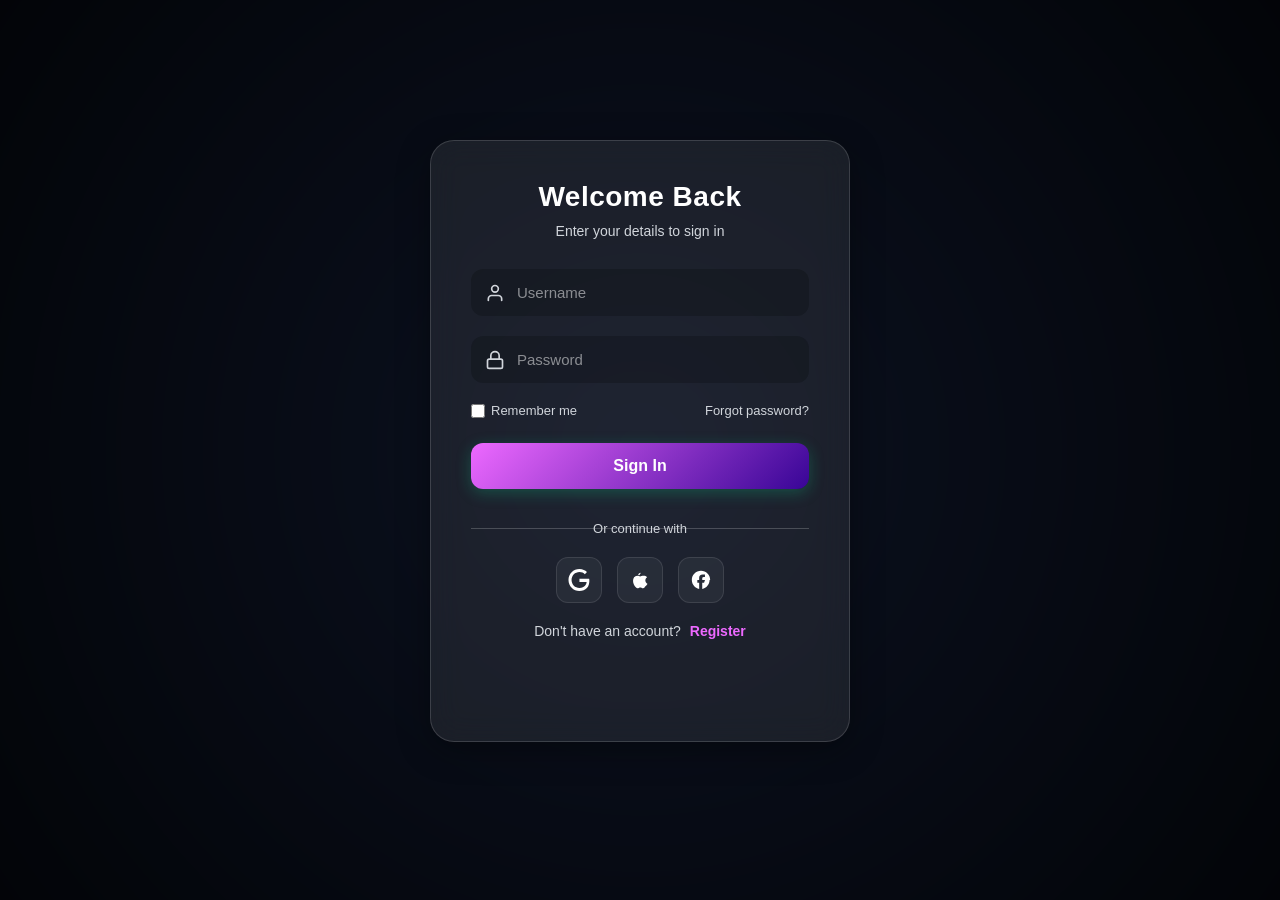
<file: index.html>
<!DOCTYPE html>

<html lang="tr">

<head>

    <meta charset="UTF-8">

    <meta name="viewport" content="width=device-width, initial-scale=1.0">

    <title>Tropical Glass Login</title>
     
    <link rel="stylesheet" href="style.css">

<body>

    <!-- Background Elements -->

    <div class="bg-image"></div>

    <div class="bg-overlay"></div>

    <!-- Main Card -->

    <div class="container">

        <div class="glass-card">

            

            <!-- Forms Container -->

            <div class="form-wrapper">

                

                <!-- LOGIN FORM -->

                <form id="login-form" class="form-section active" onsubmit="handleLogin(event)">

                    <h2>Welcome Back</h2>

                    <p class="subtitle">Enter your details to sign in</p>

                    <div class="input-group">

                        <input type="text" id="login-user" placeholder="Username" required>

                        <svg class="input-icon" viewBox="0 0 24 24">

                            <path d="M20 21v-2a4 4 0 0 0-4-4H8a4 4 0 0 0-4 4v2"></path>

                            <circle cx="12" cy="7" r="4"></circle>

                        </svg>

                    </div>

                    <div class="input-group">

                        <input type="password" id="login-pass" placeholder="Password" required>

                        <svg class="input-icon" viewBox="0 0 24 24">

                            <rect x="3" y="11" width="18" height="11" rx="2" ry="2"></rect>

                            <path d="M7 11V7a5 5 0 0 1 10 0v4"></path>

                        </svg>

                    </div>

                    <div class="options">

                        <label class="remember-me">

                            <input type="checkbox"> Remember me

                        </label>

                        <a href="#" class="forgot-link">Forgot password?</a>

                    </div>

                    <button type="submit" class="btn">Sign In</button>

                    <!-- Social Login Section -->

                    <div class="social-divider">

                        <span>Or continue with</span>

                    </div>

                    <div class="social-icons">

                        <button type="button" class="social-btn google" title="Google">

                            <svg viewBox="0 0 24 24">

                                <path d="M12.48 10.92v3.28h7.84c-.24 1.84-.853 3.187-1.787 4.133-1.147 1.147-2.933 2.4-6.053 2.4-4.827 0-8.6-3.893-8.6-8.72s3.773-8.72 8.6-8.72c2.6 0 4.507 1.027 5.907 2.347l2.307-2.307C18.747 1.44 16.133 0 12.48 0 5.867 0 .533 5.347.533 12s5.333 12 11.947 12c3.44 0 6.1-1.147 8.16-3.293 2.093-2.107 2.68-5.333 2.68-7.92 0-.787-.08-1.547-.227-2.16H12.48z"/>

                            </svg>

                        </button>

                        <button type="button" class="social-btn apple" title="Apple">

                            <svg viewBox="0 0 24 24">

                                <path d="M17.05 20.28c-.98.95-2.05.88-3.08.4-1.09-.5-2.08-.48-3.24 0-1.44.62-2.2.44-3.06-.4C2.79 15.25 3.51 7.59 9.05 7.31c1.35.07 2.29.74 3.08.74s2.57-.99 4.31-.72c.73.03 2.28.27 3.32 1.79-.1.08-1.98 1.14-1.95 3.4.03 2.7 2.39 3.61 2.47 3.65-2.09 3.03-3.24 3.11-3.23 4.11zm-4.34-16.3c-.22 1.6-1.33 2.79-2.52 2.87-.33-1.57 1.14-2.85 2.52-2.87z"/>

                            </svg>

                        </button>

                        <button type="button" class="social-btn facebook" title="Facebook">

                            <svg viewBox="0 0 24 24">

                                <path d="M22 12c0-5.52-4.48-10-10-10S2 6.48 2 12c0 4.84 3.44 8.87 8 9.8V15H8v-3h2V9.5C10 7.57 11.17 6 13.9 6c1.3 0 2.4.1 2.4.1v2.6h-1.35c-1.4 0-1.6.9-1.6 1.8V12h3l-1 3h-2v6.8c4.56-.93 8-4.96 8-9.8z"/>

                            </svg>

                        </button>

                    </div>

                    <div class="switch-text">

                        Don't have an account? <a onclick="switchView('register')">Register</a>

                    </div>

                </form>

                <!-- REGISTER FORM -->

                <form id="register-form" class="form-section" onsubmit="handleRegister(event)">

                    <h2>Create Account</h2>

                    <p class="subtitle">Join us and start your journey</p>

                    <div class="input-group">

                        <input type="text" id="reg-user" placeholder="Username" required>

                        <svg class="input-icon" viewBox="0 0 24 24">

                            <path d="M20 21v-2a4 4 0 0 0-4-4H8a4 4 0 0 0-4 4v2"></path>

                            <circle cx="12" cy="7" r="4"></circle>

                        </svg>

                    </div>

                    <div class="input-group">

                        <input type="email" id="reg-email" placeholder="Email Address" required>

                        <svg class="input-icon" viewBox="0 0 24 24">

                            <path d="M4 4h16c1.1 0 2 .9 2 2v12c0 1.1-.9 2-2 2H4c-1.1 0-2-.9-2-2V6c0-1.1.9-2 2-2z"></path>

                            <polyline points="22,6 12,13 2,6"></polyline>

                        </svg>

                    </div>

                    <div class="input-group">

                        <input type="password" id="reg-pass" placeholder="Password" required>

                        <svg class="input-icon" viewBox="0 0 24 24">

                            <rect x="3" y="11" width="18" height="11" rx="2" ry="2"></rect>

                            <path d="M7 11V7a5 5 0 0 1 10 0v4"></path>

                        </svg>

                    </div>

                    <div class="input-group">

                        <input type="password" id="reg-confirm" placeholder="Confirm Password" required>

                        <svg class="input-icon" viewBox="0 0 24 24">

                            <path d="M12 22s8-4 8-10V5l-8-3-8 3v7c0 6 8 10 8 10z"></path>

                        </svg>

                    </div>

                    <button type="submit" class="btn">Create Account</button>

                    

                     <!-- Social Login Section -->

                     <div class="social-divider">

                        <span>Or sign up with</span>

                    </div>

                    <div class="social-icons">

                        <button type="button" class="social-btn google" title="Google">

                            <svg viewBox="0 0 24 24">

                                <path d="M12.48 10.92v3.28h7.84c-.24 1.84-.853 3.187-1.787 4.133-1.147 1.147-2.933 2.4-6.053 2.4-4.827 0-8.6-3.893-8.6-8.72s3.773-8.72 8.6-8.72c2.6 0 4.507 1.027 5.907 2.347l2.307-2.307C18.747 1.44 16.133 0 12.48 0 5.867 0 .533 5.347.533 12s5.333 12 11.947 12c3.44 0 6.1-1.147 8.16-3.293 2.093-2.107 2.68-5.333 2.68-7.92 0-.787-.08-1.547-.227-2.16H12.48z"/>

                            </svg>

                        </button>

                        <button type="button" class="social-btn apple" title="Apple">

                            <svg viewBox="0 0 24 24">

                                <path d="M17.05 20.28c-.98.95-2.05.88-3.08.4-1.09-.5-2.08-.48-3.24 0-1.44.62-2.2.44-3.06-.4C2.79 15.25 3.51 7.59 9.05 7.31c1.35.07 2.29.74 3.08.74s2.57-.99 4.31-.72c.73.03 2.28.27 3.32 1.79-.1.08-1.98 1.14-1.95 3.4.03 2.7 2.39 3.61 2.47 3.65-2.09 3.03-3.24 3.11-3.23 4.11zm-4.34-16.3c-.22 1.6-1.33 2.79-2.52 2.87-.33-1.57 1.14-2.85 2.52-2.87z"/>

                            </svg>

                        </button>

                        <button type="button" class="social-btn facebook" title="Facebook">

                            <svg viewBox="0 0 24 24">

                                <path d="M22 12c0-5.52-4.48-10-10-10S2 6.48 2 12c0 4.84 3.44 8.87 8 9.8V15H8v-3h2V9.5C10 7.57 11.17 6 13.9 6c1.3 0 2.4.1 2.4.1v2.6h-1.35c-1.4 0-1.6.9-1.6 1.8V12h3l-1 3h-2v6.8c4.56-.93 8-4.96 8-9.8z"/>

                            </svg>

                        </button>

                    </div>

                    <div class="switch-text">

                        Already have an account? <a onclick="switchView('login')">Login</a>

                    </div>

                </form>

            </div>

        </div>

    </div>

    <!-- Custom Toast Notification -->

    <div id="toast">Message here</div>

    <script>

        // --- VIEW SWITCHING LOGIC ---

        const loginForm = document.getElementById('login-form');

        const registerForm = document.getElementById('register-form');

        const container = document.querySelector('.glass-card');

        function switchView(view) {

            if (view === 'register') {

                loginForm.classList.remove('active');

                loginForm.classList.add('inactive-left'); // Slide out to left

                

                setTimeout(() => {

                    registerForm.classList.remove('inactive-left');

                    registerForm.classList.add('active');

                }, 50); // Small delay for smoother feel

                

            } else {

                registerForm.classList.remove('active');

                // Normally register slides back to right, but simpler logic:

                // Just remove active, and let login slide back in from left

                

                loginForm.classList.remove('inactive-left');

                loginForm.classList.add('active');

            }

        }

        // --- VALIDATION & MOCK SUBMIT ---

        

        function showToast(message, type = 'success') {

            const toast = document.getElementById("toast");

            toast.textContent = message;

            

            // Reset classes

            toast.className = "show"; 

            if (type === 'error') toast.classList.add('error');

            

            // Hide after 3 seconds

            setTimeout(function(){ 

                toast.className = toast.className.replace("show", ""); 

            }, 3000);

        }

        function handleLogin(e) {

            e.preventDefault();

            const user = document.getElementById('login-user').value;

            const pass = document.getElementById('login-pass').value;

            // Simple validation simulation

            if (user && pass) {

                // Here you would normally send an AJAX request

                showToast(`Welcome back, ${user}! Redirecting...`, 'success');

                

                // Simulate redirect visual feedback

                document.querySelector('.btn').innerHTML = 'Signing in...';

                document.querySelector('.btn').style.opacity = '0.8';

            } else {

                showToast('Please fill in all fields.', 'error');

            }

        }

        function handleRegister(e) {

            e.preventDefault();

            const user = document.getElementById('reg-user').value;

            const email = document.getElementById('reg-email').value;

            const pass = document.getElementById('reg-pass').value;

            const confirm = document.getElementById('reg-confirm').value;

            // Validation

            if (pass !== confirm) {

                showToast('Passwords do not match!', 'error');

                return;

            }

            if (pass.length < 6) {

                showToast('Password must be at least 6 characters.', 'error');

                return;

            }

            // Success simulation

            showToast('Account created successfully! Please login.', 'success');

            

            // Clear inputs and switch to login after delay

            setTimeout(() => {

                document.getElementById('register-form').reset();

                switchView('login');

            }, 1500);

        }

    </script>

</body>

</html>
</file>
<file: style.css>
/* --- CSS VARIABLES & RESET --- */

        :root {

            --primary-color: #ed69ff; /* Emerald Green */

            --primary-dark: #380596;

            --text-color: #ffffff;

            --text-muted: #d1d5db;

            --bg-overlay: rgba(0, 0, 0, 0.4);

            --glass-bg: rgba(255, 255, 255, 0.08);

            --glass-border: rgba(255, 255, 255, 0.15);

            --glass-shadow: 0 8px 32px 0 rgba(0, 0, 0, 0.37);

            --input-bg: rgba(0, 0, 0, 0.2);

            --error-color: #ef4444;

        }

        * {

            margin: 0;

            padding: 0;

            box-sizing: border-box;

            font-family: -apple-system, BlinkMacSystemFont, "Segoe UI", Roboto, Helvetica, Arial, sans-serif;

        }

        body {

            height: 100vh;

            width: 100%;

            display: flex;

            justify-content: center;

            align-items: center;

            overflow: hidden;

            background-color: #0f172a; /* Fallback color */

        }

        /* --- BACKGROUND & EFFECTS --- */

        .bg-image {

            position: fixed;

            top: 0;

            left: 0;

            width: 100%;

            height: 100%;

            /* High quality vibrant realistic tropical background */

            background-image: url('https://i.pinimg.com/1200x/e4/a9/4d/e4a94d4cd8008eede27d74e4d62f90d0.jpg');

            background-size: cover;

            background-position: center;

            z-index: -2;

            filter: blur(2px); /* Slight blur for depth */

            transform: scale(1.05); /* Prevent blur edges */

        }

        .bg-overlay {

            position: fixed;

            top: 0;

            left: 0;

            width: 100%;

            height: 100%;

            /* Vignette effect */

            background: radial-gradient(circle at center, rgba(0,0,0,0.2) 0%, rgba(0,0,0,0.8) 100%);

            z-index: -1;

        }

        /* --- GLASS CARD --- */

        .container {

            position: relative;

            width: 420px; /* Slightly wider for social icons */

            min-height: 620px; /* Increased height for social icons */

            perspective: 1000px;

        }

        .glass-card {

            position: relative;

            width: 100%;

            height: 100%; /* Auto height handled by content */

            background: var(--glass-bg);

            backdrop-filter: blur(16px);

            -webkit-backdrop-filter: blur(16px);

            border: 1px solid var(--glass-border);

            border-radius: 24px;

            box-shadow: var(--glass-shadow);

            padding: 40px;

            display: flex;

            flex-direction: column;

            overflow: hidden;

        }

        /* --- TYPOGRAPHY --- */

        h2 {

            color: var(--text-color);

            font-size: 28px;

            font-weight: 600;

            text-align: center;

            margin-bottom: 10px;

            letter-spacing: 0.5px;

        }

        p.subtitle {

            color: var(--text-muted);

            text-align: center;

            font-size: 14px;

            margin-bottom: 30px;

        }

        /* --- FORMS WRAPPER (For sliding animation) --- */

        .form-wrapper {

            position: relative;

            width: 100%;

            height: 520px; /* Increased height to fit social buttons */

        }

        .form-section {

            position: absolute;

            top: 0;

            left: 0;

            width: 100%;

            height: 100%;

            transition: all 0.6s cubic-bezier(0.68, -0.55, 0.265, 1.55);

            opacity: 0;

            visibility: hidden;

            transform: translateX(120%);

        }

        .form-section.active {

            opacity: 1;

            visibility: visible;

            transform: translateX(0);

        }

        .form-section.inactive-left {

            transform: translateX(-120%);

            opacity: 0;

            visibility: hidden;

        }

        /* --- INPUT FIELDS --- */

        .input-group {

            position: relative;

            margin-bottom: 20px;

        }

        .input-group input {

            width: 100%;

            padding: 14px 14px 14px 45px;

            background: var(--input-bg);

            border: 1px solid transparent;

            border-radius: 12px;

            outline: none;

            color: var(--text-color);

            font-size: 15px;

            transition: all 0.3s ease;

        }

        .input-group input::placeholder {

            color: rgba(255, 255, 255, 0.5);

        }

        .input-group input:focus {

            border-color: var(--primary-color);

            background: rgba(0, 0, 0, 0.4);

            box-shadow: 0 0 10px rgba(16, 185, 129, 0.2);

        }

        /* Inline SVG Icons styling */

        .input-icon {

            position: absolute;

            left: 14px;

            top: 50%;

            transform: translateY(-50%);

            width: 20px;

            height: 20px;

            fill: none;

            stroke: var(--text-muted);

            stroke-width: 2;

            stroke-linecap: round;

            stroke-linejoin: round;

            transition: stroke 0.3s ease;

        }

        .input-group input:focus + .input-icon {

            stroke: var(--primary-color);

        }

        /* --- CHECKBOX & LINKS --- */

        .options {

            display: flex;

            justify-content: space-between;

            align-items: center;

            font-size: 13px;

            color: var(--text-muted);

            margin-bottom: 25px;

        }

        .remember-me {

            display: flex;

            align-items: center;

            gap: 6px;

            cursor: pointer;

        }

        .remember-me input {

            accent-color: var(--primary-color);

            width: 14px;

            height: 14px;

            cursor: pointer;

        }

        .forgot-link {

            color: var(--text-muted);

            text-decoration: none;

            transition: color 0.3s;

        }

        .forgot-link:hover {

            color: var(--primary-color);

        }

        /* --- BUTTONS --- */

        .btn {

            width: 100%;

            padding: 14px;

            background: linear-gradient(135deg, var(--primary-color), var(--primary-dark));

            border: none;

            border-radius: 12px;

            color: white;

            font-size: 16px;

            font-weight: 600;

            cursor: pointer;

            transition: transform 0.2s, box-shadow 0.2s;

            box-shadow: 0 4px 15px rgba(16, 185, 129, 0.3);

            margin-bottom: 20px;

        }

        .btn:hover {

            transform: translateY(-2px);

            box-shadow: 0 6px 20px rgba(16, 185, 129, 0.4);

        }

        .btn:active {

            transform: translateY(0);

        }

        /* --- SOCIAL LOGIN --- */

        .social-divider {

            position: relative;

            text-align: center;

            margin: 10px 0 20px;

        }

        .social-divider span {

            position: relative;

            padding: 0 10px;

            color: var(--text-muted);

            font-size: 13px;

            z-index: 1;

        }

        .social-divider::before {

            content: "";

            position: absolute;

            top: 50%;

            left: 0;

            width: 100%;

            height: 1px;

            background: rgba(255, 255, 255, 0.2);

            z-index: 0;

        }

        .social-icons {

            display: flex;

            justify-content: center;

            gap: 15px;

            margin-bottom: 20px;

        }

        .social-btn {

            width: 46px;

            height: 46px;

            border-radius: 12px;

            background: rgba(255, 255, 255, 0.05);

            border: 1px solid rgba(255, 255, 255, 0.1);

            display: flex;

            align-items: center;

            justify-content: center;

            cursor: pointer;

            transition: all 0.3s ease;

        }

        .social-btn:hover {

            background: rgba(255, 255, 255, 0.15);

            transform: translateY(-3px);

            border-color: rgba(255, 255, 255, 0.3);

        }

        .social-btn svg {

            width: 22px;

            height: 22px;

            fill: white;

        }

        /* --- SWITCH LINK --- */

        .switch-text {

            text-align: center;

            margin-top: 20px;

            font-size: 14px;

            color: var(--text-muted);

        }

        .switch-text a {

            color: var(--primary-color);

            text-decoration: none;

            font-weight: 600;

            margin-left: 5px;

            cursor: pointer;

        }

        .switch-text a:hover {

            text-decoration: underline;

        }

        /* --- TOAST NOTIFICATION --- */

        #toast {

            visibility: hidden;

            min-width: 250px;

            margin-left: -125px;

            background-color: #333;

            color: #fff;

            text-align: center;

            border-radius: 8px;

            padding: 16px;

            position: fixed;

            z-index: 10;

            left: 50%;

            bottom: 30px;

            font-size: 14px;

            opacity: 0;

            transition: opacity 0.5s, bottom 0.5s;

            border-left: 4px solid var(--primary-color);

            box-shadow: 0 5px 15px rgba(0,0,0,0.3);

        }

        #toast.show {

            visibility: visible;

            opacity: 1;

            bottom: 50px;

        }

        #toast.error {

            border-left-color: var(--error-color);

        }

        /* --- RESPONSIVE --- */

        @media (max-width: 480px) {

            .container {

                width: 90%;

                min-height: 500px;

            }

            .glass-card {

                padding: 30px 20px;

            }

            h2 { font-size: 24px; }

        }
</file>
<file: cafe-3d/style.css>
/* --- CSS VARIABLES & RESET --- */

        :root {

            --primary-color: #ed69ff; /* Emerald Green */

            --primary-dark: #380596;

            --text-color: #ffffff;

            --text-muted: #d1d5db;

            --bg-overlay: rgba(0, 0, 0, 0.4);

            --glass-bg: rgba(255, 255, 255, 0.08);

            --glass-border: rgba(255, 255, 255, 0.15);

            --glass-shadow: 0 8px 32px 0 rgba(0, 0, 0, 0.37);

            --input-bg: rgba(0, 0, 0, 0.2);

            --error-color: #ef4444;

        }

        * {

            margin: 0;

            padding: 0;

            box-sizing: border-box;

            font-family: -apple-system, BlinkMacSystemFont, "Segoe UI", Roboto, Helvetica, Arial, sans-serif;

        }

        body {

            height: 100vh;

            width: 100%;

            display: flex;

            justify-content: center;

            align-items: center;

            overflow: hidden;

            background-color: #0f172a; /* Fallback color */

        }

        /* --- BACKGROUND & EFFECTS --- */

        .bg-image {

            position: fixed;

            top: 0;

            left: 0;

            width: 100%;

            height: 100%;

            /* High quality vibrant realistic tropical background */

            background-image: url('https://i.pinimg.com/1200x/e4/a9/4d/e4a94d4cd8008eede27d74e4d62f90d0.jpg');

            background-size: cover;

            background-position: center;

            z-index: -2;

            filter: blur(2px); /* Slight blur for depth */

            transform: scale(1.05); /* Prevent blur edges */

        }

        .bg-overlay {

            position: fixed;

            top: 0;

            left: 0;

            width: 100%;

            height: 100%;

            /* Vignette effect */

            background: radial-gradient(circle at center, rgba(0,0,0,0.2) 0%, rgba(0,0,0,0.8) 100%);

            z-index: -1;

        }

        /* --- GLASS CARD --- */

        .container {

            position: relative;

            width: 420px; /* Slightly wider for social icons */

            min-height: 620px; /* Increased height for social icons */

            perspective: 1000px;

        }

        .glass-card {

            position: relative;

            width: 100%;

            height: 100%; /* Auto height handled by content */

            background: var(--glass-bg);

            backdrop-filter: blur(16px);

            -webkit-backdrop-filter: blur(16px);

            border: 1px solid var(--glass-border);

            border-radius: 24px;

            box-shadow: var(--glass-shadow);

            padding: 40px;

            display: flex;

            flex-direction: column;

            overflow: hidden;

        }

        /* --- TYPOGRAPHY --- */

        h2 {

            color: var(--text-color);

            font-size: 28px;

            font-weight: 600;

            text-align: center;

            margin-bottom: 10px;

            letter-spacing: 0.5px;

        }

        p.subtitle {

            color: var(--text-muted);

            text-align: center;

            font-size: 14px;

            margin-bottom: 30px;

        }

        /* --- FORMS WRAPPER (For sliding animation) --- */

        .form-wrapper {

            position: relative;

            width: 100%;

            height: 520px; /* Increased height to fit social buttons */

        }

        .form-section {

            position: absolute;

            top: 0;

            left: 0;

            width: 100%;

            height: 100%;

            transition: all 0.6s cubic-bezier(0.68, -0.55, 0.265, 1.55);

            opacity: 0;

            visibility: hidden;

            transform: translateX(120%);

        }

        .form-section.active {

            opacity: 1;

            visibility: visible;

            transform: translateX(0);

        }

        .form-section.inactive-left {

            transform: translateX(-120%);

            opacity: 0;

            visibility: hidden;

        }

        /* --- INPUT FIELDS --- */

        .input-group {

            position: relative;

            margin-bottom: 20px;

        }

        .input-group input {

            width: 100%;

            padding: 14px 14px 14px 45px;

            background: var(--input-bg);

            border: 1px solid transparent;

            border-radius: 12px;

            outline: none;

            color: var(--text-color);

            font-size: 15px;

            transition: all 0.3s ease;

        }

        .input-group input::placeholder {

            color: rgba(255, 255, 255, 0.5);

        }

        .input-group input:focus {

            border-color: var(--primary-color);

            background: rgba(0, 0, 0, 0.4);

            box-shadow: 0 0 10px rgba(16, 185, 129, 0.2);

        }

        /* Inline SVG Icons styling */

        .input-icon {

            position: absolute;

            left: 14px;

            top: 50%;

            transform: translateY(-50%);

            width: 20px;

            height: 20px;

            fill: none;

            stroke: var(--text-muted);

            stroke-width: 2;

            stroke-linecap: round;

            stroke-linejoin: round;

            transition: stroke 0.3s ease;

        }

        .input-group input:focus + .input-icon {

            stroke: var(--primary-color);

        }

        /* --- CHECKBOX & LINKS --- */

        .options {

            display: flex;

            justify-content: space-between;

            align-items: center;

            font-size: 13px;

            color: var(--text-muted);

            margin-bottom: 25px;

        }

        .remember-me {

            display: flex;

            align-items: center;

            gap: 6px;

            cursor: pointer;

        }

        .remember-me input {

            accent-color: var(--primary-color);

            width: 14px;

            height: 14px;

            cursor: pointer;

        }

        .forgot-link {

            color: var(--text-muted);

            text-decoration: none;

            transition: color 0.3s;

        }

        .forgot-link:hover {

            color: var(--primary-color);

        }

        /* --- BUTTONS --- */

        .btn {

            width: 100%;

            padding: 14px;

            background: linear-gradient(135deg, var(--primary-color), var(--primary-dark));

            border: none;

            border-radius: 12px;

            color: white;

            font-size: 16px;

            font-weight: 600;

            cursor: pointer;

            transition: transform 0.2s, box-shadow 0.2s;

            box-shadow: 0 4px 15px rgba(16, 185, 129, 0.3);

            margin-bottom: 20px;

        }

        .btn:hover {

            transform: translateY(-2px);

            box-shadow: 0 6px 20px rgba(16, 185, 129, 0.4);

        }

        .btn:active {

            transform: translateY(0);

        }

        /* --- SOCIAL LOGIN --- */

        .social-divider {

            position: relative;

            text-align: center;

            margin: 10px 0 20px;

        }

        .social-divider span {

            position: relative;

            padding: 0 10px;

            color: var(--text-muted);

            font-size: 13px;

            z-index: 1;

        }

        .social-divider::before {

            content: "";

            position: absolute;

            top: 50%;

            left: 0;

            width: 100%;

            height: 1px;

            background: rgba(255, 255, 255, 0.2);

            z-index: 0;

        }

        .social-icons {

            display: flex;

            justify-content: center;

            gap: 15px;

            margin-bottom: 20px;

        }

        .social-btn {

            width: 46px;

            height: 46px;

            border-radius: 12px;

            background: rgba(255, 255, 255, 0.05);

            border: 1px solid rgba(255, 255, 255, 0.1);

            display: flex;

            align-items: center;

            justify-content: center;

            cursor: pointer;

            transition: all 0.3s ease;

        }

        .social-btn:hover {

            background: rgba(255, 255, 255, 0.15);

            transform: translateY(-3px);

            border-color: rgba(255, 255, 255, 0.3);

        }

        .social-btn svg {

            width: 22px;

            height: 22px;

            fill: white;

        }

        /* --- SWITCH LINK --- */

        .switch-text {

            text-align: center;

            margin-top: 20px;

            font-size: 14px;

            color: var(--text-muted);

        }

        .switch-text a {

            color: var(--primary-color);

            text-decoration: none;

            font-weight: 600;

            margin-left: 5px;

            cursor: pointer;

        }

        .switch-text a:hover {

            text-decoration: underline;

        }

        /* --- TOAST NOTIFICATION --- */

        #toast {

            visibility: hidden;

            min-width: 250px;

            margin-left: -125px;

            background-color: #333;

            color: #fff;

            text-align: center;

            border-radius: 8px;

            padding: 16px;

            position: fixed;

            z-index: 10;

            left: 50%;

            bottom: 30px;

            font-size: 14px;

            opacity: 0;

            transition: opacity 0.5s, bottom 0.5s;

            border-left: 4px solid var(--primary-color);

            box-shadow: 0 5px 15px rgba(0,0,0,0.3);

        }

        #toast.show {

            visibility: visible;

            opacity: 1;

            bottom: 50px;

        }

        #toast.error {

            border-left-color: var(--error-color);

        }

        /* --- RESPONSIVE --- */

        @media (max-width: 480px) {

            .container {

                width: 90%;

                min-height: 500px;

            }

            .glass-card {

                padding: 30px 20px;

            }

            h2 { font-size: 24px; }

        }
</file>
